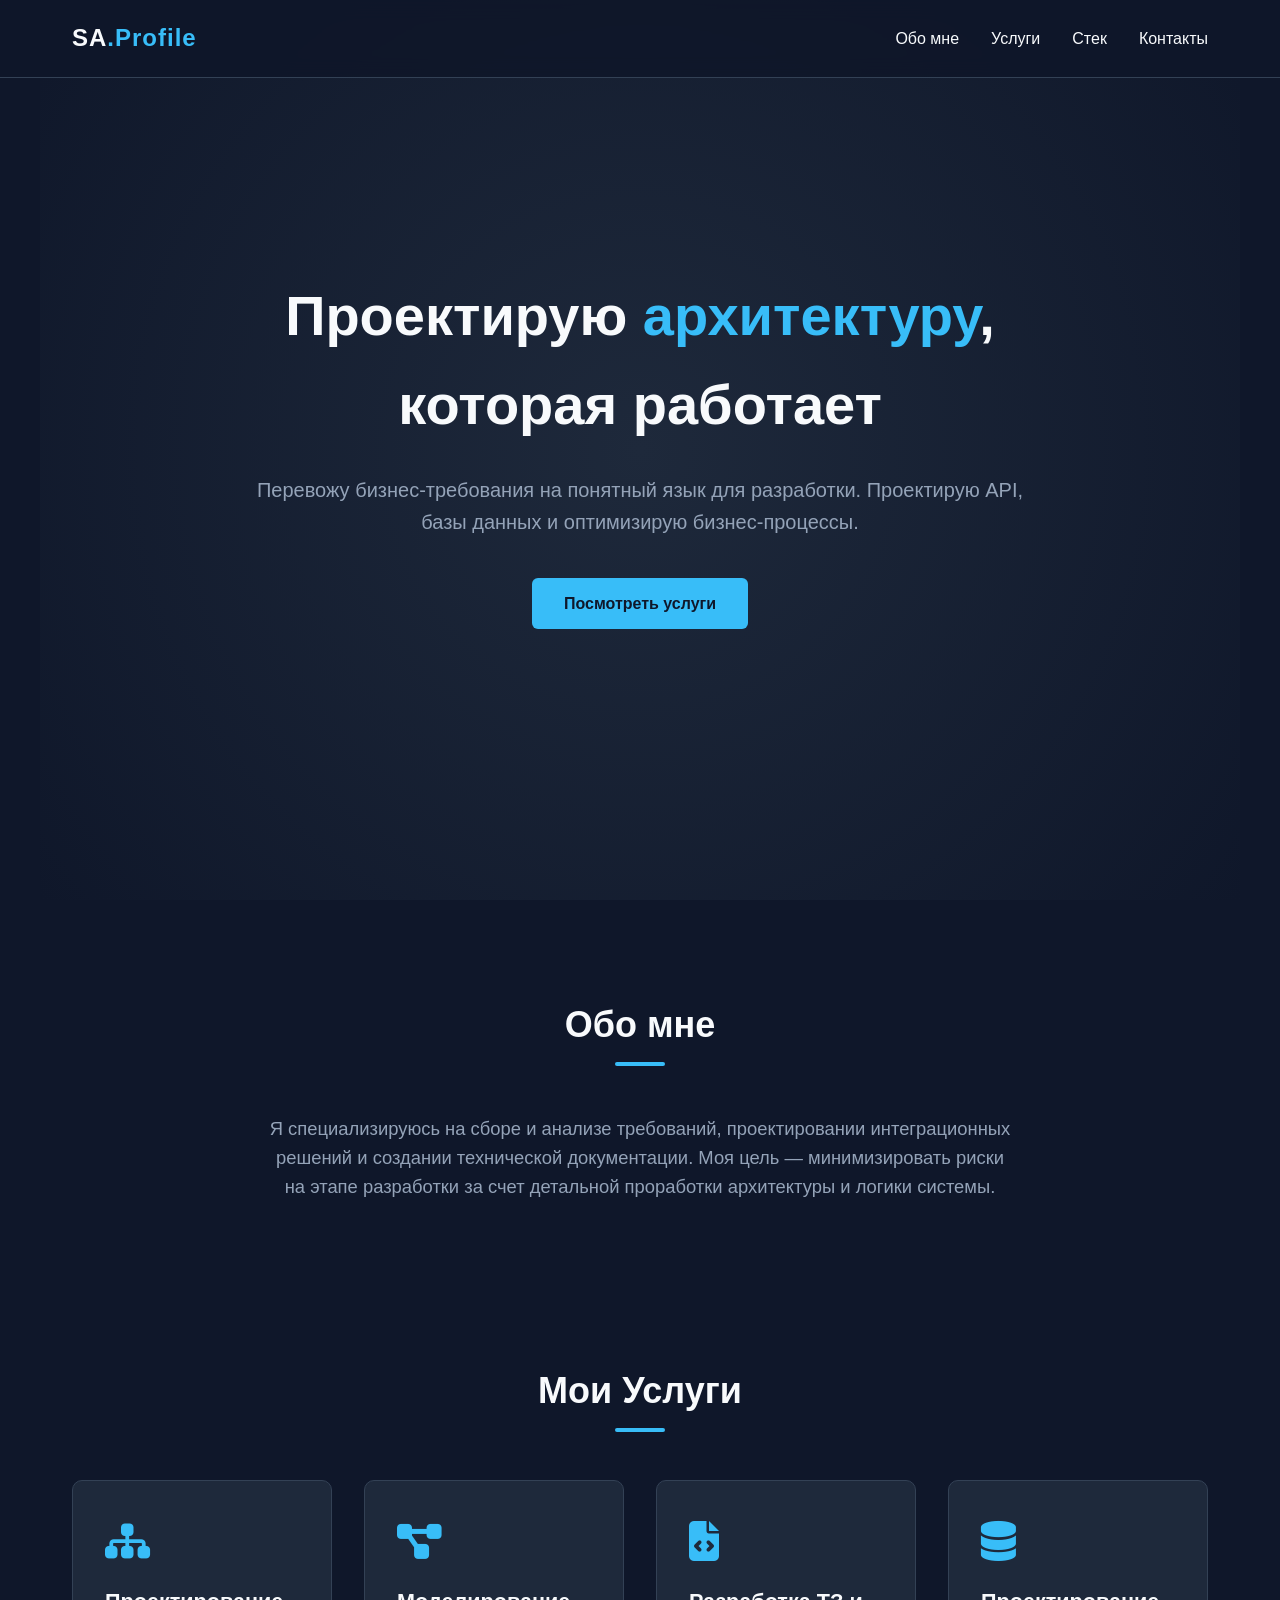
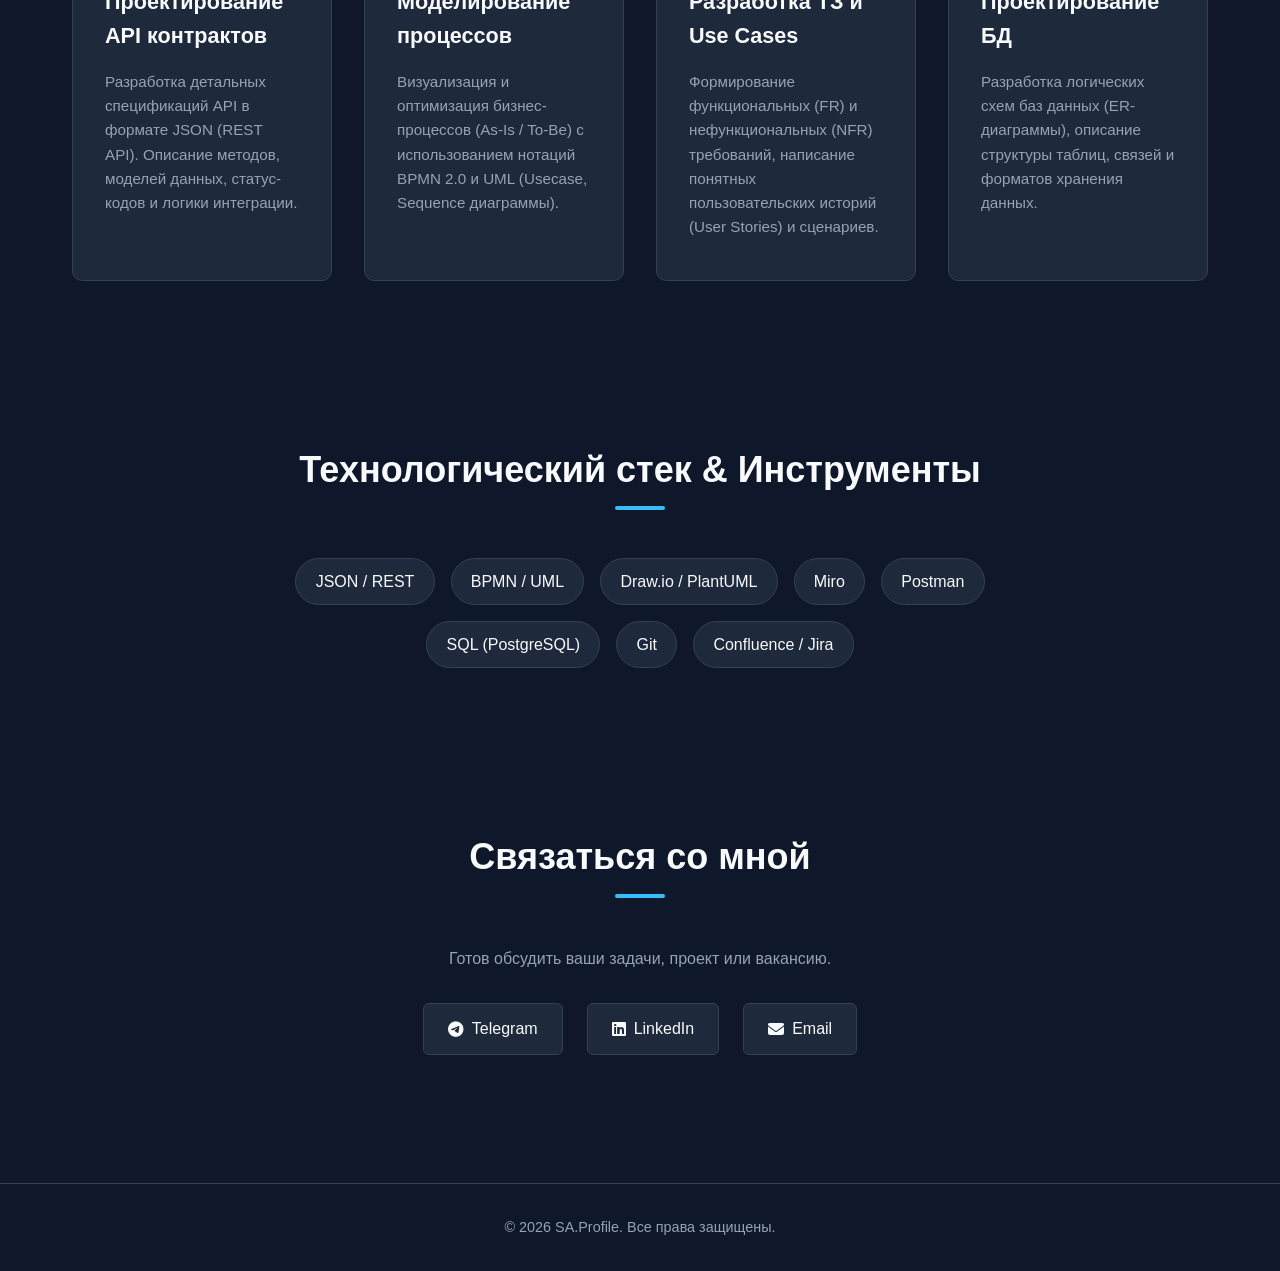
<file: index.html>
<!DOCTYPE html>
<html lang="ru">
<head>
    <meta charset="UTF-8">
    <meta name="viewport" content="width=device-width, initial-scale=1.0">
    <title>Портфолио | Системный аналитик</title>
    <link rel="stylesheet" href="https://cdnjs.cloudflare.com/ajax/libs/font-awesome/6.4.0/css/all.min.css">
    
    <style>
        /* Общие настройки и сброс стилей */
        * {
            margin: 0;
            padding: 0;
            box-sizing: border-box;
            font-family: 'Segoe UI', Tahoma, Geneva, Verdana, sans-serif;
            scroll-behavior: smooth;
        }

        :root {
            --bg-color: #0f172a;       /* Глубокий темный фон */
            --card-bg: #1e293b;        /* Фон для карточек */
            --accent-color: #38bdf8;   /* Неоново-голубой акцент */
            --text-main: #f8fafc;      /* Основной белый текст */
            --text-muted: #94a3b8;     /* Серый текст для описаний */
        }

        body {
            background-color: var(--bg-color);
            color: var(--text-main);
            line-height: 1.6;
        }

        /* Шапка и навигация */
        header {
            background-color: rgba(15, 23, 42, 0.9);
            position: fixed;
            width: 100%;
            top: 0;
            z-index: 1000;
            backdrop-filter: blur(10px);
            border-bottom: 1px solid #334155;
        }

        .navbar {
            display: flex;
            justify-content: space-between;
            align-items: center;
            max-width: 1200px;
            margin: 0 auto;
            padding: 1.2rem 2rem;
        }

        .logo {
            font-size: 1.5rem;
            font-weight: 700;
            letter-spacing: 1px;
        }

        .logo span {
            color: var(--accent-color);
        }

        .nav-links {
            display: flex;
            list-style: none;
        }

        .nav-links li {
            margin-left: 2rem;
        }

        .nav-links a {
            color: var(--text-main);
            text-decoration: none;
            font-size: 1rem;
            font-weight: 500;
            transition: color 0.3s ease;
        }

        .nav-links a:hover {
            color: var(--accent-color);
        }

        /* Главный экран */
        .hero {
            height: 100vh;
            display: flex;
            align-items: center;
            justify-content: center;
            text-align: center;
            padding: 0 2rem;
            background: radial-gradient(circle at center, #1e293b 0%, #0f172a 100%);
        }

        .hero-content {
            max-width: 800px;
        }

        .hero h1 {
            font-size: 3.5rem;
            margin-bottom: 1.5rem;
            font-weight: 800;
        }

        .highlight {
            color: var(--accent-color);
        }

        .hero p {
            font-size: 1.25rem;
            color: var(--text-muted);
            margin-bottom: 2.5rem;
        }

        .btn {
            display: inline-block;
            background-color: var(--accent-color);
            color: #0f172a;
            padding: 0.8rem 2rem;
            border-radius: 6px;
            text-decoration: none;
            font-weight: 600;
            transition: transform 0.2s ease, box-shadow 0.2s ease;
        }

        .btn:hover {
            transform: translateY(-2px);
            box-shadow: 0 4px 20px rgba(56, 189, 248, 0.4);
        }

        /* Секции общие */
        section {
            padding: 6rem 2rem 4rem 2rem;
            max-width: 1200px;
            margin: 0 auto;
        }

        section h2 {
            font-size: 2.25rem;
            text-align: center;
            margin-bottom: 3rem;
            position: relative;
        }

        section h2::after {
            content: '';
            display: block;
            width: 50px;
            height: 4px;
            background-color: var(--accent-color);
            margin: 0.5rem auto 0 auto;
            border-radius: 2px;
        }

        /* Обо мне */
        .about-text {
            max-width: 750px;
            margin: 0 auto;
            text-align: center;
            font-size: 1.15rem;
            color: var(--text-muted);
        }

        /* Услуги */
        .services-grid {
            display: grid;
            grid-template-columns: repeat(auto-fit, minmax(250px, 1fr));
            gap: 2rem;
        }

        .service-card {
            background-color: var(--card-bg);
            padding: 2.5rem 2rem;
            border-radius: 10px;
            transition: transform 0.3s ease, border-color 0.3s ease;
            border: 1px solid #334155;
        }

        .service-card:hover {
            transform: translateY(-5px);
            border-color: var(--accent-color);
        }

        .service-card .icon {
            font-size: 2.5rem;
            color: var(--accent-color);
            margin-bottom: 1.5rem;
        }

        .service-card h3 {
            font-size: 1.35rem;
            margin-bottom: 1rem;
        }

        .service-card p {
            color: var(--text-muted);
            font-size: 0.95rem;
        }

        /* Стек */
        .skills-container {
            display: flex;
            flex-wrap: wrap;
            justify-content: center;
            gap: 1rem;
            max-width: 800px;
            margin: 0 auto;
        }

        .skill-badge {
            background-color: #1e293b;
            border: 1px solid #334155;
            padding: 0.6rem 1.2rem;
            border-radius: 30px;
            font-size: 1rem;
            font-weight: 500;
            transition: all 0.2s ease;
        }

        .skill-badge:hover {
            background-color: rgba(56, 189, 248, 0.1);
            border-color: var(--accent-color);
            color: var(--accent-color);
        }

        /* Контакты */
        .contacts {
            text-align: center;
        }

        .contacts p {
            color: var(--text-muted);
            margin-bottom: 2rem;
        }

        .contact-links {
            display: flex;
            justify-content: center;
            gap: 1.5rem;
            flex-wrap: wrap;
        }

        .contact-btn {
            display: inline-flex;
            align-items: center;
            gap: 0.5rem;
            background-color: #1e293b;
            color: var(--text-main);
            padding: 0.75rem 1.5rem;
            border-radius: 6px;
            text-decoration: none;
            border: 1px solid #334155;
            transition: all 0.2s ease;
        }

        .contact-btn:hover {
            border-color: var(--accent-color);
            color: var(--accent-color);
            background-color: rgba(56, 189, 248, 0.05);
        }

        /* Подвал */
        footer {
            text-align: center;
            padding: 2rem;
            color: var(--text-muted);
            font-size: 0.9rem;
            border-top: 1px solid #334155;
            margin-top: 4rem;
        }

        /* Адаптивность для мобильных устройств */
        @media (max-width: 768px) {
            .navbar {
                flex-direction: column;
                gap: 1rem;
            }
            .nav-links li {
                margin: 0 1rem;
            }
            .hero h1 {
                font-size: 2.25rem;
            }
            .hero p {
                font-size: 1rem;
            }
            section {
                padding: 4rem 1.5rem 2rem 1.5rem;
            }
        }
    </style>
</head>
<body>

    <header>
        <nav class="navbar">
            <div class="logo">SA<span>.Profile</span></div>
            <ul class="nav-links">
                <li><a href="#about">Обо мне</a></li>
                <li><a href="#services">Услуги</a></li>
                <li><a href="#skills">Стек</a></li>
                <li><a href="#contacts">Контакты</a></li>
            </ul>
        </nav>
    </header>

    <section class="hero">
        <div class="hero-content">
            <h1>Проектирую <span class="highlight">архитектуру</span>, которая работает</h1>
            <p>Перевожу бизнес-требования на понятный язык для разработки. Проектирую API, базы данных и оптимизирую бизнес-процессы.</p>
            <a href="#services" class="btn">Посмотреть услуги</a>
        </div>
    </section>

    <section id="about" class="about">
        <h2>Обо мне</h2>
        <div class="about-text">
            <p>Я специализируюсь на сборе и анализе требований, проектировании интеграционных решений и создании технической документации. Моя цель — минимизировать риски на этапе разработки за счет детальной проработки архитектуры и логики системы.</p>
        </div>
    </section>

    <section id="services" class="services">
        <h2>Мои Услуги</h2>
        <div class="services-grid">
            <div class="service-card">
                <i class="fa-solid fa-sitemap icon"></i>
                <h3>Проектирование API контрактов</h3>
                <p>Разработка детальных спецификаций API в формате JSON (REST API). Описание методов, моделей данных, статус-кодов и логики интеграции.</p>
            </div>
            <div class="service-card">
                <i class="fa-solid fa-diagram-project icon"></i>
                <h3>Моделирование процессов</h3>
                <p>Визуализация и оптимизация бизнес-процессов (As-Is / To-Be) с использованием нотаций BPMN 2.0 и UML (Usecase, Sequence диаграммы).</p>
            </div>
            <div class="service-card">
                <i class="fa-solid fa-file-code icon"></i>
                <h3>Разработка ТЗ и Use Cases</h3>
                <p>Формирование функциональных (FR) и нефункциональных (NFR) требований, написание понятных пользовательских историй (User Stories) и сценариев.</p>
            </div>
            <div class="service-card">
                <i class="fa-solid fa-database icon"></i>
                <h3>Проектирование БД</h3>
                <p>Разработка логических схем баз данных (ER-диаграммы), описание структуры таблиц, связей и форматов хранения данных.</p>
            </div>
        </div>
    </section>

    <section id="skills" class="skills">
        <h2>Технологический стек & Инструменты</h2>
        <div class="skills-container">
            <div class="skill-badge">JSON / REST</div>
            <div class="skill-badge">BPMN / UML</div>
            <div class="skill-badge">Draw.io / PlantUML</div>
            <div class="skill-badge">Miro</div>
            <div class="skill-badge">Postman</div>
            <div class="skill-badge">SQL (PostgreSQL)</div>
            <div class="skill-badge">Git</div>
            <div class="skill-badge">Confluence / Jira</div>
        </div>
    </section>

    <section id="contacts" class="contacts">
        <h2>Связаться со мной</h2>
        <p>Готов обсудить ваши задачи, проект или вакансию.</p>
        <div class="contact-links">
            <a href="https://t.me/IlyaChernous_SA" target="_blank" class="contact-btn"><i class="fa-brands fa-telegram"></i> Telegram</a>
            <a href="#" target="_blank" class="contact-btn"><i class="fa-brands fa-linkedin"></i> LinkedIn</a>
            <a href="mailto:ilyachernous03@gmail.com" class="contact-btn"><i class="fa-solid fa-envelope"></i> Email</a>
        </div>
    </section>

    <footer>
        <p>&copy; 2026 SA.Profile. Все права защищены.</p>
    </footer>

</body>
</html>
</file>
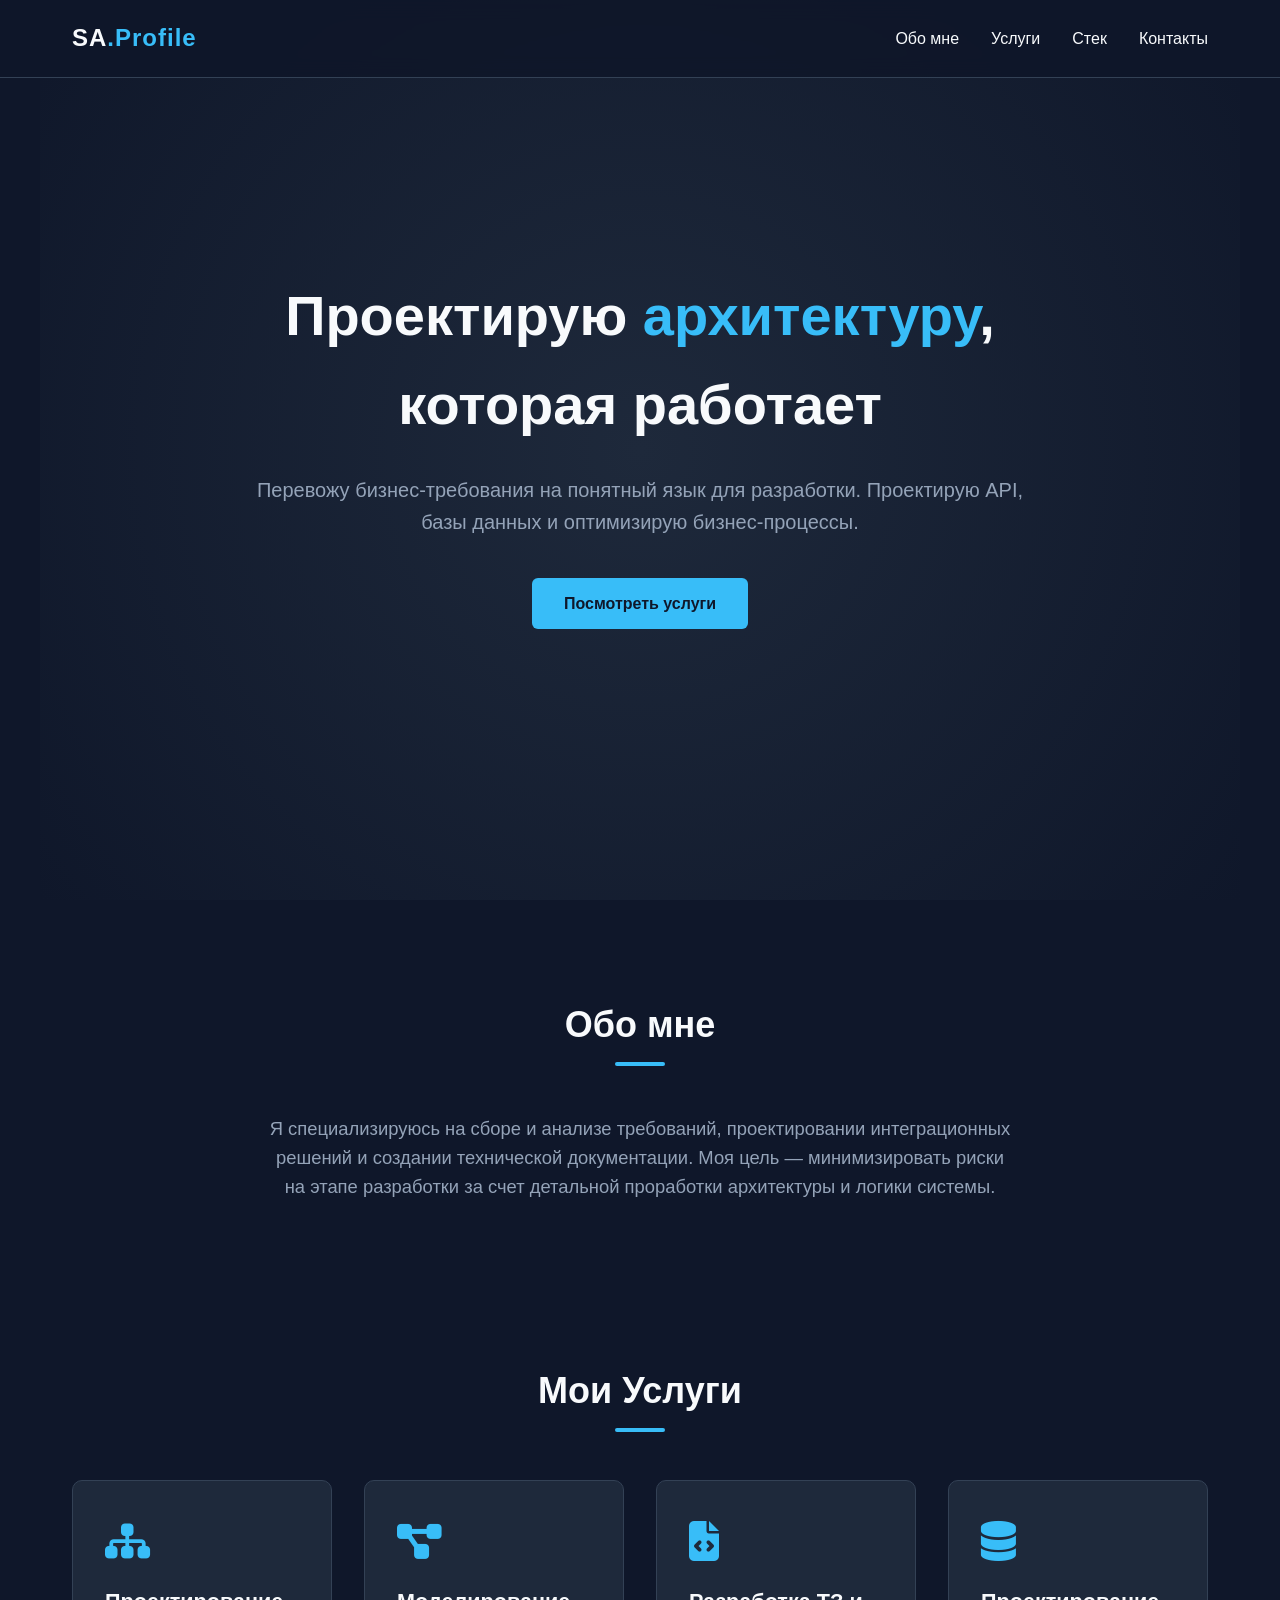
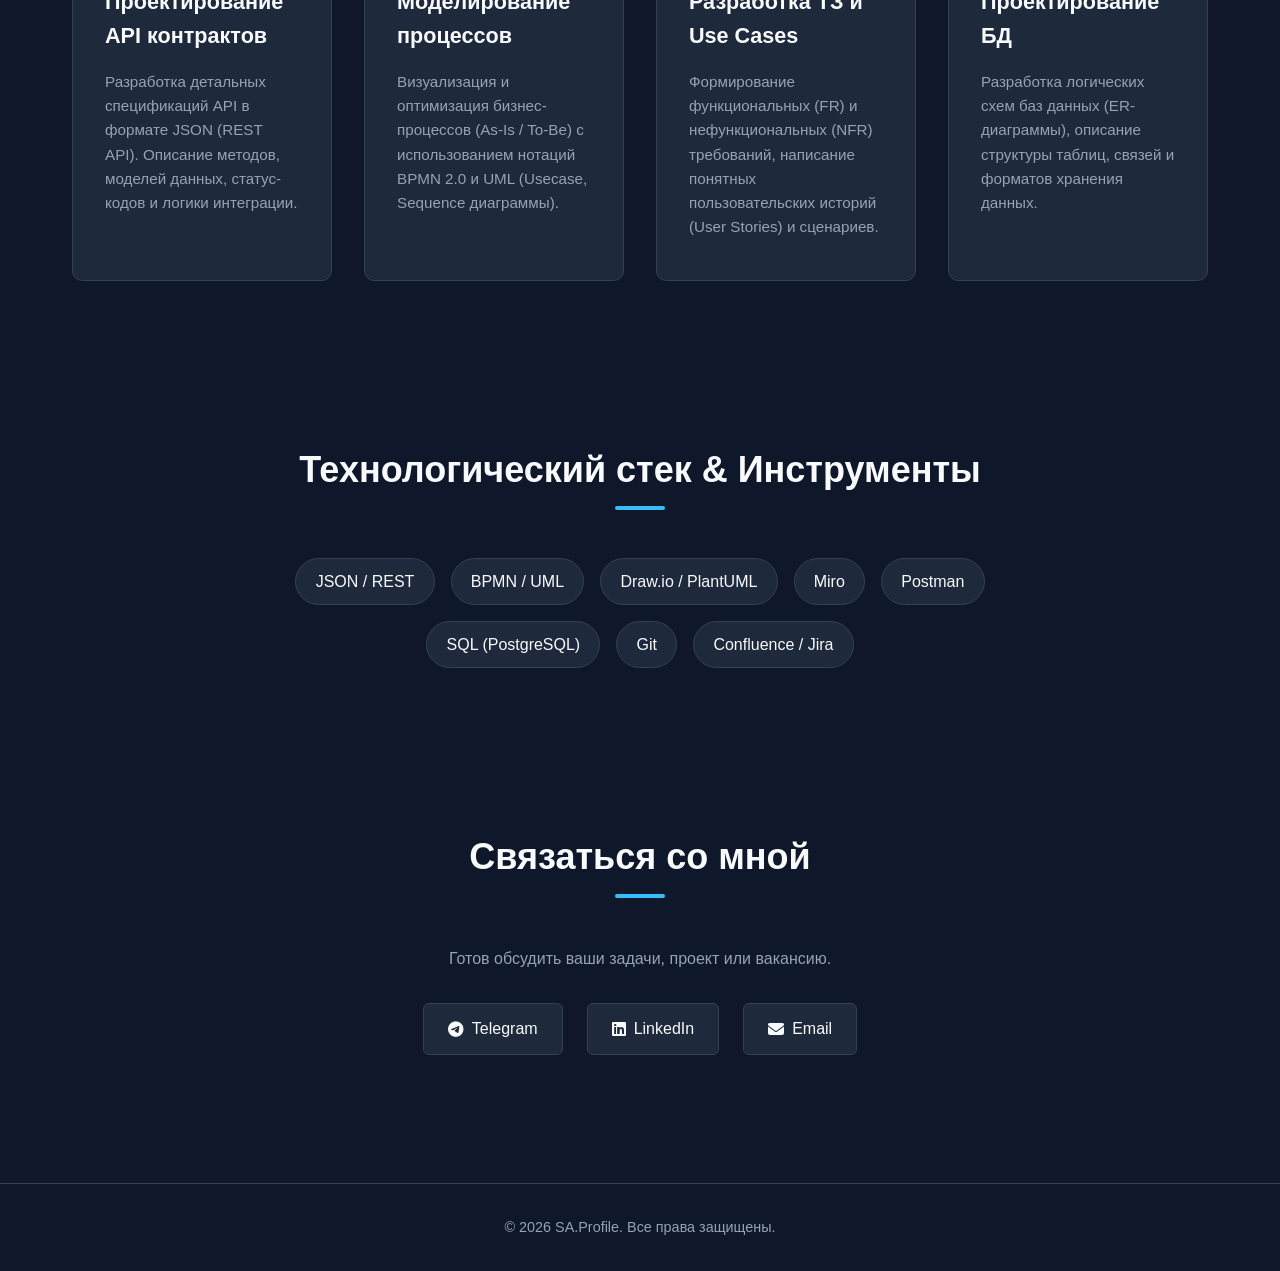
<file: 2.html>
<!DOCTYPE html>
<html lang="ru">
<head>
    <meta charset="UTF-8">
    <meta name="viewport" content="width=device-width, initial-scale=1.0">
    <title>Портфолио | Системный аналитик</title>
    <link rel="stylesheet" href="style.css">
    <link rel="stylesheet" href="https://cdnjs.cloudflare.com/ajax/libs/font-awesome/6.4.0/css/all.min.css">
</head>
<body>

    <header>
        <nav class="navbar">
            <div class="logo">SA<span>.Profile</span></div>
            <ul class="nav-links">
                <li><a href="#about">Обо мне</a></li>
                <li><a href="#services">Услуги</a></li>
                <li><a href="#skills">Стек</a></li>
                <li><a href="#contacts">Контакты</a></li>
            </ul>
        </nav>
    </header>

    <section class="hero">
        <div class="hero-content">
            <h1>Проектирую <span class="highlight">архитектуру</span>, которая работает</h1>
            <p>Перевожу бизнес-требования на понятный язык для разработки. Проектирую API, базы данных и оптимизирую бизнес-процессы.</p>
            <a href="#services" class="btn">Посмотреть услуги</a>
        </div>
    </section>

    <section id="about" class="about">
        <h2>Обо мне</h2>
        <div class="about-text">
            <p>Я специализируюсь на сборе и анализе требований, проектировании интеграционных решений и создании технической документации. Моя цель — минимизировать риски на этапе разработки за счет детальной проработки архитектуры и логики системы.</p>
        </div>
    </section>

    <section id="services" class="services">
        <h2>Мои Услуги</h2>
        <div class="services-grid">
            <div class="service-card">
                <i class="fa-solid fa-sitemap icon"></i>
                <h3>Проектирование API контрактов</h3>
                <p>Разработка детальных спецификаций API в формате JSON (REST API). Описание методов, моделей данных, статус-кодов и логики интеграции.</p>
            </div>
            <div class="service-card">
                <i class="fa-solid fa-diagram-project icon"></i>
                <h3>Моделирование процессов</h3>
                <p>Визуализация и оптимизация бизнес-процессов (As-Is / To-Be) с использованием нотаций BPMN 2.0 и UML (Usecase, Sequence диаграммы).</p>
            </div>
            <div class="service-card">
                <i class="fa-solid fa-file-code icon"></i>
                <h3>Разработка ТЗ и Use Cases</h3>
                <p>Формирование функциональных (FR) и нефункциональных (NFR) требований, написание понятных пользовательских историй (User Stories) и сценариев.</p>
            </div>
            <div class="service-card">
                <i class="fa-solid fa-database icon"></i>
                <h3>Проектирование БД</h3>
                <p>Разработка логических схем баз данных (ER-диаграммы), описание структуры таблиц, связей и форматов хранения данных.</p>
            </div>
        </div>
    </section>

    <section id="skills" class="skills">
        <h2>Технологический стек & Инструменты</h2>
        <div class="skills-container">
            <div class="skill-badge">JSON / REST</div>
            <div class="skill-badge">BPMN / UML</div>
            <div class="skill-badge">Draw.io / PlantUML</div>
            <div class="skill-badge">Miro</div>
            <div class="skill-badge">Postman</div>
            <div class="skill-badge">SQL (PostgreSQL)</div>
            <div class="skill-badge">Git</div>
            <div class="skill-badge">Confluence / Jira</div>
        </div>
    </section>

    <section id="contacts" class="contacts">
        <h2>Связаться со мной</h2>
        <p>Готов обсудить ваши задачи, проект или вакансию.</p>
        <div class="contact-links">
            <a href="#" class="contact-btn"><i class="fa-brands fa-telegram"></i> Telegram</a>
            <a href="#" class="contact-btn"><i class="fa-brands fa-linkedin"></i> LinkedIn</a>
            <a href="#" class="contact-btn"><i class="fa-solid fa-envelope"></i> Email</a>
        </div>
    </section>

    <footer>
        <p>&copy; 2026 SA.Profile. Все права защищены.</p>
    </footer>

</body>
</html>
</file>
<file: style.css>
/* Общие настройки и сброс стилей */
* {
    margin: 0;
    padding: 0;
    box-sizing: border-box;
    font-family: 'Segoe UI', Tahoma, Geneva, Verdana, sans-serif;
    scroll-behavior: smooth;
}

:root {
    --bg-color: #0f172a;       /* Глубокий темный фон */
    --card-bg: #1e293b;        /* Фон для карточек */
    --accent-color: #38bdf8;   /* Неоново-голубой акцент */
    --text-main: #f8fafc;      /* Основной белый текст */
    --text-muted: #94a3b8;     /* Серый текст для описаний */
}

body {
    background-color: var(--bg-color);
    color: var(--text-main);
    line-height: 1.6;
}

/* Шапка и навигация */
header {
    background-color: rgba(15, 23, 42, 0.9);
    position: fixed;
    width: 100%;
    top: 0;
    z-index: 1000;
    backdrop-filter: blur(10px);
    border-bottom: 1px solid #334155;
}

.navbar {
    display: flex;
    justify-content: space-between;
    align-items: center;
    max-width: 1200px;
    margin: 0 auto;
    padding: 1.2rem 2rem;
}

.logo {
    font-size: 1.5rem;
    font-weight: 700;
    letter-spacing: 1px;
}

.logo span {
    color: var(--accent-color);
}

.nav-links {
    display: flex;
    list-style: none;
}

.nav-links li {
    margin-left: 2rem;
}

.nav-links a {
    color: var(--text-main);
    text-decoration: none;
    font-size: 1rem;
    font-weight: 500;
    transition: color 0.3s ease;
}

.nav-links a:hover {
    color: var(--accent-color);
}

/* Главный экран */
.hero {
    height: 100vh;
    display: flex;
    align-items: center;
    justify-content: center;
    text-align: center;
    padding: 0 2rem;
    background: radial-gradient(circle at center, #1e293b 0%, #0f172a 100%);
}

.hero-content {
    max-width: 800px;
}

.hero h1 {
    font-size: 3.5rem;
    margin-bottom: 1.5rem;
    font-weight: 800;
}

.highlight {
    color: var(--accent-color);
}

.hero p {
    font-size: 1.25rem;
    color: var(--text-muted);
    margin-bottom: 2.5rem;
}

.btn {
    display: inline-block;
    background-color: var(--accent-color);
    color: #0f172a;
    padding: 0.8rem 2rem;
    border-radius: 6px;
    text-decoration: none;
    font-weight: 600;
    transition: transform 0.2s ease, box-shadow 0.2s ease;
}

.btn:hover {
    transform: translateY(-2px);
    box-shadow: 0 4px 20px rgba(56, 189, 248, 0.4);
}

/* Секции общие */
section {
    padding: 6rem 2rem 4rem 2rem;
    max-width: 1200px;
    margin: 0 auto;
}

section h2 {
    font-size: 2.25rem;
    text-align: center;
    margin-bottom: 3rem;
    position: relative;
}

section h2::after {
    content: '';
    display: block;
    width: 50px;
    height: 4px;
    background-color: var(--accent-color);
    margin: 0.5rem auto 0 auto;
    border-radius: 2px;
}

/* Обо мне */
.about-text {
    max-width: 750px;
    margin: 0 auto;
    text-align: center;
    font-size: 1.15rem;
    color: var(--text-muted);
}

/* Услуги */
.services-grid {
    display: grid;
    grid-template-columns: repeat(auto-fit, minmax(250px, 1fr));
    gap: 2rem;
}

.service-card {
    background-color: var(--card-bg);
    padding: 2.5rem 2rem;
    border-radius: 10px;
    transition: transform 0.3s ease, border-color 0.3s ease;
    border: 1px solid #334155;
}

.service-card:hover {
    transform: translateY(-5px);
    border-color: var(--accent-color);
}

.service-card .icon {
    font-size: 2.5rem;
    color: var(--accent-color);
    margin-bottom: 1.5rem;
}

.service-card h3 {
    font-size: 1.35rem;
    margin-bottom: 1rem;
}

.service-card p {
    color: var(--text-muted);
    font-size: 0.95rem;
}

/* Стек */
.skills-container {
    display: flex;
    flex-wrap: wrap;
    justify-content: center;
    gap: 1rem;
    max-width: 800px;
    margin: 0 auto;
}

.skill-badge {
    background-color: #1e293b;
    border: 1px solid #334155;
    padding: 0.6rem 1.2rem;
    border-radius: 30px;
    font-size: 1rem;
    font-weight: 500;
    transition: all 0.2s ease;
}

.skill-badge:hover {
    background-color: rgba(56, 189, 248, 0.1);
    border-color: var(--accent-color);
    color: var(--accent-color);
}

/* Контакты */
.contacts {
    text-align: center;
}

.contacts p {
    color: var(--text-muted);
    margin-bottom: 2rem;
}

.contact-links {
    display: flex;
    justify-content: center;
    gap: 1.5rem;
    flex-wrap: wrap;
}

.contact-btn {
    display: inline-flex;
    align-items: center;
    gap: 0.5rem;
    background-color: #1e293b;
    color: var(--text-main);
    padding: 0.75rem 1.5rem;
    border-radius: 6px;
    text-decoration: none;
    border: 1px solid #334155;
    transition: all 0.2s ease;
}

.contact-btn:hover {
    border-color: var(--accent-color);
    color: var(--accent-color);
    background-color: rgba(56, 189, 248, 0.05);
}

/* Подвал */
footer {
    text-align: center;
    padding: 2rem;
    color: var(--text-muted);
    font-size: 0.9rem;
    border-top: 1px solid #334155;
    margin-top: 4rem;
}

/* Адаптивность для мобильных устройств */
@media (max-width: 768px) {
    .navbar {
        flex-direction: column;
        gap: 1rem;
    }
    .nav-links li {
        margin: 0 1rem;
    }
    .hero h1 {
        font-size: 2.25rem;
    }
    .hero p {
        font-size: 1rem;
    }
    section {
        padding: 4rem 1.5rem 2rem 1.5rem;
    }
}
</file>
